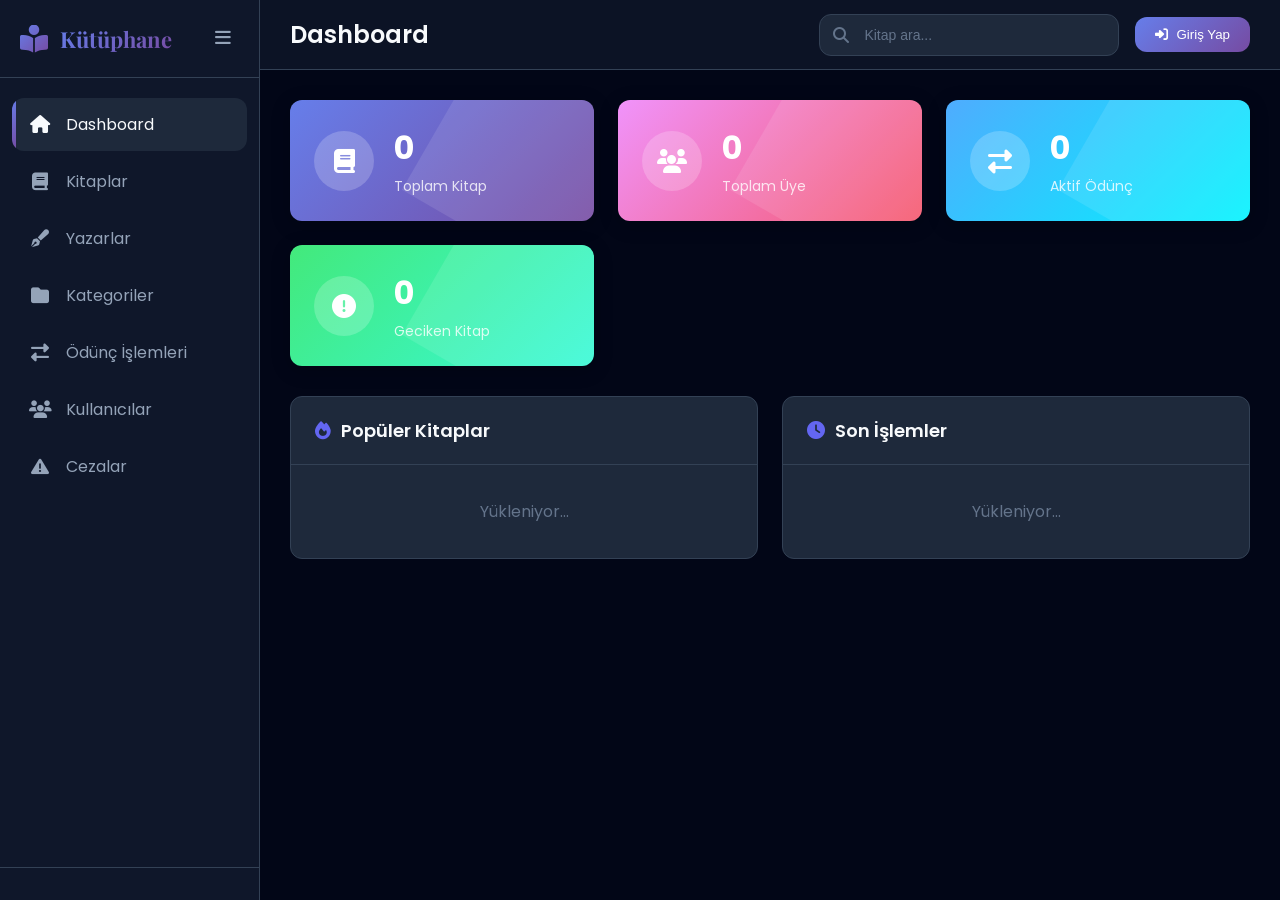
<file: frontend/index.html>
<!DOCTYPE html>
<html lang="tr">
<head>
    <meta charset="UTF-8">
    <meta name="viewport" content="width=device-width, initial-scale=1.0">
    <title>📚 Akıllı Kütüphane Yönetim Sistemi</title>
    <link href="https://fonts.googleapis.com/css2?family=Poppins:wght@300;400;500;600;700&family=Playfair+Display:wght@700&display=swap" rel="stylesheet">
    <link rel="stylesheet" href="https://cdnjs.cloudflare.com/ajax/libs/font-awesome/6.4.0/css/all.min.css">
    <link rel="stylesheet" href="css/style.css">
</head>
<body>
    <!-- Sidebar -->
    <aside class="sidebar" id="sidebar">
        <div class="sidebar-header">
            <div class="logo">
                <i class="fas fa-book-reader"></i>
                <span>Kütüphane</span>
            </div>
            <button class="sidebar-toggle" id="sidebarToggle">
                <i class="fas fa-bars"></i>
            </button>
        </div>
        
        <nav class="sidebar-nav">
            <a href="#" class="nav-item active" data-page="dashboard">
                <i class="fas fa-home"></i>
                <span>Dashboard</span>
            </a>
            <a href="#" class="nav-item" data-page="kitaplar">
                <i class="fas fa-book"></i>
                <span>Kitaplar</span>
            </a>
            <a href="#" class="nav-item" data-page="yazarlar">
                <i class="fas fa-pen-fancy"></i>
                <span>Yazarlar</span>
            </a>
            <a href="#" class="nav-item" data-page="kategoriler">
                <i class="fas fa-folder"></i>
                <span>Kategoriler</span>
            </a>
            <a href="#" class="nav-item" data-page="odunc">
                <i class="fas fa-exchange-alt"></i>
                <span>Ödünç İşlemleri</span>
            </a>
            <a href="#" class="nav-item" data-page="kullanicilar">
                <i class="fas fa-users"></i>
                <span>Kullanıcılar</span>
            </a>
            <a href="#" class="nav-item" data-page="cezalar">
                <i class="fas fa-exclamation-triangle"></i>
                <span>Cezalar</span>
            </a>
        </nav>
        
        <div class="sidebar-footer">
            <div class="user-info" id="userInfo" style="display: none;">
                <div class="user-avatar">
                    <i class="fas fa-user"></i>
                </div>
                <div class="user-details">
                    <span class="user-name" id="userName">Admin</span>
                    <span class="user-role" id="userRole">Yönetici</span>
                </div>
                <button class="logout-btn" id="logoutBtn" title="Çıkış Yap">
                    <i class="fas fa-sign-out-alt"></i>
                </button>
            </div>
        </div>
    </aside>

    <!-- Main Content -->
    <main class="main-content">
        <!-- Header -->
        <header class="header">
            <div class="header-left">
                <h1 class="page-title" id="pageTitle">Dashboard</h1>
            </div>
            <div class="header-right">
                <div class="search-box">
                    <i class="fas fa-search"></i>
                    <input type="text" placeholder="Kitap ara..." id="globalSearch">
                </div>
                <button class="header-btn" id="loginBtn">
                    <i class="fas fa-sign-in-alt"></i>
                    <span>Giriş Yap</span>
                </button>
            </div>
        </header>

        <!-- Content Area -->
        <div class="content" id="content">
            <!-- Dashboard Page -->
            <div class="page active" id="page-dashboard">
                <!-- Stats Cards -->
                <div class="stats-grid">
                    <div class="stat-card gradient-1">
                        <div class="stat-icon">
                            <i class="fas fa-book"></i>
                        </div>
                        <div class="stat-info">
                            <h3 id="statKitap">0</h3>
                            <p>Toplam Kitap</p>
                        </div>
                    </div>
                    <div class="stat-card gradient-2">
                        <div class="stat-icon">
                            <i class="fas fa-users"></i>
                        </div>
                        <div class="stat-info">
                            <h3 id="statUye">0</h3>
                            <p>Toplam Üye</p>
                        </div>
                    </div>
                    <div class="stat-card gradient-3">
                        <div class="stat-icon">
                            <i class="fas fa-exchange-alt"></i>
                        </div>
                        <div class="stat-info">
                            <h3 id="statOdunc">0</h3>
                            <p>Aktif Ödünç</p>
                        </div>
                    </div>
                    <div class="stat-card gradient-4">
                        <div class="stat-icon">
                            <i class="fas fa-exclamation-circle"></i>
                        </div>
                        <div class="stat-info">
                            <h3 id="statGeciken">0</h3>
                            <p>Geciken Kitap</p>
                        </div>
                    </div>
                </div>

                <!-- Charts & Tables -->
                <div class="dashboard-grid">
                    <div class="card">
                        <div class="card-header">
                            <h2><i class="fas fa-fire"></i> Popüler Kitaplar</h2>
                        </div>
                        <div class="card-body">
                            <ul class="popular-list" id="popularBooks">
                                <li class="loading-item">Yükleniyor...</li>
                            </ul>
                        </div>
                    </div>
                    <div class="card">
                        <div class="card-header">
                            <h2><i class="fas fa-clock"></i> Son İşlemler</h2>
                        </div>
                        <div class="card-body">
                            <ul class="activity-list" id="recentActivity">
                                <li class="loading-item">Yükleniyor...</li>
                            </ul>
                        </div>
                    </div>
                </div>
            </div>

            <!-- Kitaplar Page -->
            <div class="page" id="page-kitaplar">
                <div class="page-header">
                    <div class="filters">
                        <select id="kategoriFilter" class="filter-select">
                            <option value="">Tüm Kategoriler</option>
                        </select>
                        <select id="yazarFilter" class="filter-select">
                            <option value="">Tüm Yazarlar</option>
                        </select>
                        <label class="checkbox-label">
                            <input type="checkbox" id="mevcutFilter">
                            <span>Sadece Mevcut</span>
                        </label>
                    </div>
                    <button class="btn btn-primary" id="addBookBtn">
                        <i class="fas fa-plus"></i> Yeni Kitap
                    </button>
                </div>
                
                <div class="books-grid" id="booksGrid">
                    <!-- Kitaplar buraya yüklenecek -->
                </div>
            </div>

            <!-- Yazarlar Page -->
            <div class="page" id="page-yazarlar">
                <div class="page-header">
                    <h2>Yazar Listesi</h2>
                    <button class="btn btn-primary" id="addAuthorBtn">
                        <i class="fas fa-plus"></i> Yeni Yazar
                    </button>
                </div>
                <div class="table-container">
                    <table class="data-table" id="authorsTable">
                        <thead>
                            <tr>
                                <th>ID</th>
                                <th>Ad Soyad</th>
                                <th>Ülke</th>
                                <th>Biyografi</th>
                                <th>İşlemler</th>
                            </tr>
                        </thead>
                        <tbody id="authorsBody">
                            <!-- Yazarlar buraya yüklenecek -->
                        </tbody>
                    </table>
                </div>
            </div>

            <!-- Kategoriler Page -->
            <div class="page" id="page-kategoriler">
                <div class="page-header">
                    <h2>Kategori Listesi</h2>
                    <button class="btn btn-primary" id="addCategoryBtn">
                        <i class="fas fa-plus"></i> Yeni Kategori
                    </button>
                </div>
                <div class="categories-grid" id="categoriesGrid">
                    <!-- Kategoriler buraya yüklenecek -->
                </div>
            </div>

            <!-- Ödünç İşlemleri Page -->
            <div class="page" id="page-odunc">
                <div class="page-header">
                    <div class="tabs">
                        <button class="tab-btn active" data-tab="aktif">Aktif Ödünçler</button>
                        <button class="tab-btn" data-tab="geciken">Geciken</button>
                        <button class="tab-btn" data-tab="gecmis">Geçmiş</button>
                    </div>
                    <button class="btn btn-primary" id="newBorrowBtn">
                        <i class="fas fa-plus"></i> Yeni Ödünç
                    </button>
                </div>
                <div class="table-container">
                    <table class="data-table" id="borrowsTable">
                        <thead>
                            <tr>
                                <th>ID</th>
                                <th>Kitap</th>
                                <th>Kullanıcı</th>
                                <th>Ödünç Tarihi</th>
                                <th>Teslim Tarihi</th>
                                <th>Durum</th>
                                <th>İşlemler</th>
                            </tr>
                        </thead>
                        <tbody id="borrowsBody">
                            <!-- Ödünç işlemleri buraya yüklenecek -->
                        </tbody>
                    </table>
                </div>
            </div>

            <!-- Kullanıcılar Page -->
            <div class="page" id="page-kullanicilar">
                <div class="page-header">
                    <h2>Kullanıcı Listesi</h2>
                    <button class="btn btn-primary" id="addUserBtn">
                        <i class="fas fa-plus"></i> Yeni Kullanıcı
                    </button>
                </div>
                <div class="table-container">
                    <table class="data-table" id="usersTable">
                        <thead>
                            <tr>
                                <th>ID</th>
                                <th>Ad Soyad</th>
                                <th>E-posta</th>
                                <th>Telefon</th>
                                <th>Rol</th>
                                <th>Durum</th>
                                <th>İşlemler</th>
                            </tr>
                        </thead>
                        <tbody id="usersBody">
                            <!-- Kullanıcılar buraya yüklenecek -->
                        </tbody>
                    </table>
                </div>
            </div>

            <!-- Cezalar Page -->
            <div class="page" id="page-cezalar">
                <div class="page-header">
                    <h2>Ceza Listesi</h2>
                    <div class="penalty-summary">
                        <span>Toplam Ödenmemiş: <strong id="totalPenalty">0.00 TL</strong></span>
                    </div>
                </div>
                <div class="table-container">
                    <table class="data-table" id="penaltiesTable">
                        <thead>
                            <tr>
                                <th>ID</th>
                                <th>Kullanıcı</th>
                                <th>Kitap</th>
                                <th>Gecikme (Gün)</th>
                                <th>Tutar</th>
                                <th>Durum</th>
                                <th>İşlemler</th>
                            </tr>
                        </thead>
                        <tbody id="penaltiesBody">
                            <!-- Cezalar buraya yüklenecek -->
                        </tbody>
                    </table>
                </div>
            </div>
        </div>
    </main>

    <!-- Login Modal -->
    <div class="modal" id="loginModal">
        <div class="modal-content modal-sm">
            <div class="modal-header">
                <h2><i class="fas fa-sign-in-alt"></i> Giriş Yap</h2>
                <button class="modal-close" data-close>&times;</button>
            </div>
            <div class="modal-body">
                <form id="loginForm">
                    <div class="form-group">
                        <label for="loginEmail">E-posta</label>
                        <input type="email" id="loginEmail" required placeholder="ornek@mail.com">
                    </div>
                    <div class="form-group">
                        <label for="loginPassword">Şifre</label>
                        <input type="password" id="loginPassword" required placeholder="••••••••">
                    </div>
                    <button type="submit" class="btn btn-primary btn-block">
                        <i class="fas fa-sign-in-alt"></i> Giriş Yap
                    </button>
                </form>
                <div class="form-footer">
                    <p>Hesabınız yok mu? <a href="#" id="showRegister">Kayıt Ol</a></p>
                </div>
            </div>
        </div>
    </div>

    <!-- Register Modal -->
    <div class="modal" id="registerModal">
        <div class="modal-content modal-sm">
            <div class="modal-header">
                <h2><i class="fas fa-user-plus"></i> Kayıt Ol</h2>
                <button class="modal-close" data-close>&times;</button>
            </div>
            <div class="modal-body">
                <form id="registerForm">
                    <div class="form-row">
                        <div class="form-group">
                            <label for="regAd">Ad</label>
                            <input type="text" id="regAd" required>
                        </div>
                        <div class="form-group">
                            <label for="regSoyad">Soyad</label>
                            <input type="text" id="regSoyad" required>
                        </div>
                    </div>
                    <div class="form-group">
                        <label for="regEmail">E-posta</label>
                        <input type="email" id="regEmail" required>
                    </div>
                    <div class="form-group">
                        <label for="regTelefon">Telefon</label>
                        <input type="tel" id="regTelefon" placeholder="05XX XXX XX XX">
                    </div>
                    <div class="form-group">
                        <label for="regPassword">Şifre</label>
                        <input type="password" id="regPassword" required minlength="6">
                    </div>
                    <button type="submit" class="btn btn-primary btn-block">
                        <i class="fas fa-user-plus"></i> Kayıt Ol
                    </button>
                </form>
                <div class="form-footer">
                    <p>Zaten hesabınız var mı? <a href="#" id="showLogin">Giriş Yap</a></p>
                </div>
            </div>
        </div>
    </div>

    <!-- Book Modal -->
    <div class="modal" id="bookModal">
        <div class="modal-content modal-lg">
            <div class="modal-header">
                <h2 id="bookModalTitle"><i class="fas fa-book"></i> Yeni Kitap</h2>
                <button class="modal-close" data-close>&times;</button>
            </div>
            <div class="modal-body">
                <form id="bookForm">
                    <input type="hidden" id="bookId">
                    <div class="form-row">
                        <div class="form-group">
                            <label for="bookIsbn">ISBN *</label>
                            <input type="text" id="bookIsbn" required placeholder="9789750000000">
                        </div>
                        <div class="form-group">
                            <label for="bookName">Kitap Adı *</label>
                            <input type="text" id="bookName" required>
                        </div>
                    </div>
                    <div class="form-row">
                        <div class="form-group">
                            <label for="bookAuthor">Yazar</label>
                            <select id="bookAuthor">
                                <option value="">Seçiniz</option>
                            </select>
                        </div>
                        <div class="form-group">
                            <label for="bookCategory">Kategori</label>
                            <select id="bookCategory">
                                <option value="">Seçiniz</option>
                            </select>
                        </div>
                    </div>
                    <div class="form-row">
                        <div class="form-group">
                            <label for="bookYear">Yayın Yılı</label>
                            <input type="number" id="bookYear" min="1000" max="2030">
                        </div>
                        <div class="form-group">
                            <label for="bookPublisher">Yayınevi</label>
                            <input type="text" id="bookPublisher">
                        </div>
                    </div>
                    <div class="form-row">
                        <div class="form-group">
                            <label for="bookPages">Sayfa Sayısı</label>
                            <input type="number" id="bookPages" min="1">
                        </div>
                        <div class="form-group">
                            <label for="bookLang">Dil</label>
                            <select id="bookLang">
                                <option value="Türkçe">Türkçe</option>
                                <option value="İngilizce">İngilizce</option>
                                <option value="Almanca">Almanca</option>
                                <option value="Fransızca">Fransızca</option>
                            </select>
                        </div>
                    </div>
                    <div class="form-row">
                        <div class="form-group">
                            <label for="bookTotal">Toplam Adet</label>
                            <input type="number" id="bookTotal" min="1" value="1">
                        </div>
                        <div class="form-group">
                            <label for="bookAvailable">Mevcut Adet</label>
                            <input type="number" id="bookAvailable" min="0" value="1">
                        </div>
                    </div>
                    <div class="form-group">
                        <label for="bookDesc">Açıklama</label>
                        <textarea id="bookDesc" rows="3"></textarea>
                    </div>
                    <div class="form-actions">
                        <button type="button" class="btn btn-secondary" data-close>İptal</button>
                        <button type="submit" class="btn btn-primary">
                            <i class="fas fa-save"></i> Kaydet
                        </button>
                    </div>
                </form>
            </div>
        </div>
    </div>

    <!-- Borrow Modal -->
    <div class="modal" id="borrowModal">
        <div class="modal-content modal-sm">
            <div class="modal-header">
                <h2><i class="fas fa-exchange-alt"></i> Kitap Ödünç Al</h2>
                <button class="modal-close" data-close>&times;</button>
            </div>
            <div class="modal-body">
                <form id="borrowForm">
                    <div class="form-group">
                        <label for="borrowBook">Kitap *</label>
                        <select id="borrowBook" required>
                            <option value="">Kitap Seçiniz</option>
                        </select>
                    </div>
                    <div class="form-group">
                        <label>Ödünç Süresi</label>
                        <div style="display: flex; gap: 10px;">
                            <div style="flex: 1;">
                                <input type="number" id="borrowDays" value="0" min="0" max="30" placeholder="Gün">
                                <small style="color: #888;">Gün</small>
                            </div>
                            <div style="flex: 1;">
                                <input type="number" id="borrowHours" value="0" min="0" max="23" placeholder="Saat">
                                <small style="color: #888;">Saat</small>
                            </div>
                            <div style="flex: 1;">
                                <input type="number" id="borrowMinutes" value="5" min="0" max="59" placeholder="Dakika">
                                <small style="color: #888;">Dakika</small>
                            </div>
                        </div>
                        <small style="color: #666; margin-top: 5px; display: block;">
                            <i class="fas fa-info-circle"></i> Gecikme cezası: 0.10 TL / dakika
                        </small>
                    </div>
                    <div class="form-actions">
                        <button type="button" class="btn btn-secondary" data-close>İptal</button>
                        <button type="submit" class="btn btn-primary">
                            <i class="fas fa-check"></i> Ödünç Al
                        </button>
                    </div>
                </form>
            </div>
        </div>
    </div>

    <!-- Hızlı Ödünç Al Modal (Kitaplar sayfasından) -->
    <div class="modal" id="quickBorrowModal">
        <div class="modal-content modal-sm">
            <div class="modal-header">
                <h2><i class="fas fa-clock"></i> Ödünç Süresi Belirle</h2>
                <button class="modal-close" data-close>&times;</button>
            </div>
            <div class="modal-body">
                <input type="hidden" id="quickBorrowKitapId">
                <div class="form-group">
                    <label>Ödünç Süresi</label>
                    <div style="display: flex; gap: 10px;">
                        <div style="flex: 1;">
                            <input type="number" id="quickBorrowDays" value="0" min="0" max="30">
                            <small style="color: #888;">Gün</small>
                        </div>
                        <div style="flex: 1;">
                            <input type="number" id="quickBorrowHours" value="0" min="0" max="23">
                            <small style="color: #888;">Saat</small>
                        </div>
                        <div style="flex: 1;">
                            <input type="number" id="quickBorrowMinutes" value="5" min="0" max="59">
                            <small style="color: #888;">Dakika</small>
                        </div>
                    </div>
                    <small style="color: #666; margin-top: 5px; display: block;">
                        <i class="fas fa-info-circle"></i> Gecikme cezası: 0.10 TL / dakika
                    </small>
                </div>
                <div class="form-actions">
                    <button type="button" class="btn btn-secondary" data-close>İptal</button>
                    <button type="button" class="btn btn-primary" onclick="confirmQuickBorrow()">
                        <i class="fas fa-check"></i> Ödünç Al
                    </button>
                </div>
            </div>
        </div>
    </div>

    <!-- Yazar Modal -->
    <div class="modal" id="authorModal">
        <div class="modal-content modal-sm">
            <div class="modal-header">
                <h2 id="authorModalTitle"><i class="fas fa-user-edit"></i> Yeni Yazar</h2>
                <button class="modal-close" data-close>&times;</button>
            </div>
            <div class="modal-body">
                <form id="authorForm">
                    <input type="hidden" id="authorId">
                    <div class="form-group">
                        <label for="authorAd">Ad *</label>
                        <input type="text" id="authorAd" required>
                    </div>
                    <div class="form-group">
                        <label for="authorSoyad">Soyad *</label>
                        <input type="text" id="authorSoyad" required>
                    </div>
                    <div class="form-group">
                        <label for="authorUlke">Ülke</label>
                        <input type="text" id="authorUlke" placeholder="Türkiye">
                    </div>
                    <div class="form-group">
                        <label for="authorBiyografi">Biyografi</label>
                        <textarea id="authorBiyografi" rows="3"></textarea>
                    </div>
                    <div class="form-actions">
                        <button type="button" class="btn btn-secondary" data-close>İptal</button>
                        <button type="submit" class="btn btn-primary">
                            <i class="fas fa-save"></i> Kaydet
                        </button>
                    </div>
                </form>
            </div>
        </div>
    </div>

    <!-- Kategori Modal -->
    <div class="modal" id="categoryModal">
        <div class="modal-content modal-sm">
            <div class="modal-header">
                <h2 id="categoryModalTitle"><i class="fas fa-folder-plus"></i> Yeni Kategori</h2>
                <button class="modal-close" data-close>&times;</button>
            </div>
            <div class="modal-body">
                <form id="categoryForm">
                    <input type="hidden" id="categoryId">
                    <div class="form-group">
                        <label for="categoryAdi">Kategori Adı *</label>
                        <input type="text" id="categoryAdi" required>
                    </div>
                    <div class="form-group">
                        <label for="categoryAciklama">Açıklama</label>
                        <textarea id="categoryAciklama" rows="3"></textarea>
                    </div>
                    <div class="form-actions">
                        <button type="button" class="btn btn-secondary" data-close>İptal</button>
                        <button type="submit" class="btn btn-primary">
                            <i class="fas fa-save"></i> Kaydet
                        </button>
                    </div>
                </form>
            </div>
        </div>
    </div>

    <!-- Toast Container -->
    <div class="toast-container" id="toastContainer"></div>

    <!-- Scripts -->
    <script src="js/api.js"></script>
    <script src="js/app.js"></script>
</body>
</html>
</file>
<file: frontend/css/style.css>
/* ============================================
   AKILLI KÜTÜPHANE YÖNETİM SİSTEMİ
   Modern CSS Stilleri
   ============================================ */

/* === CSS Variables === */
:root {
    --primary: #6366f1;
    --primary-dark: #4f46e5;
    --primary-light: #818cf8;
    --secondary: #0ea5e9;
    --success: #10b981;
    --warning: #f59e0b;
    --danger: #ef4444;
    --info: #06b6d4;
    
    --bg-dark: #0f172a;
    --bg-darker: #020617;
    --bg-card: #1e293b;
    --bg-card-hover: #334155;
    
    --text-primary: #f8fafc;
    --text-secondary: #94a3b8;
    --text-muted: #64748b;
    
    --border-color: #334155;
    --shadow: 0 10px 40px rgba(0, 0, 0, 0.3);
    --shadow-sm: 0 4px 20px rgba(0, 0, 0, 0.2);
    
    --sidebar-width: 260px;
    --sidebar-collapsed: 80px;
    --header-height: 70px;
    --radius: 12px;
    --radius-sm: 8px;
    
    --gradient-1: linear-gradient(135deg, #667eea 0%, #764ba2 100%);
    --gradient-2: linear-gradient(135deg, #f093fb 0%, #f5576c 100%);
    --gradient-3: linear-gradient(135deg, #4facfe 0%, #00f2fe 100%);
    --gradient-4: linear-gradient(135deg, #43e97b 0%, #38f9d7 100%);
    --gradient-5: linear-gradient(135deg, #fa709a 0%, #fee140 100%);
}

/* === Reset & Base === */
*, *::before, *::after {
    margin: 0;
    padding: 0;
    box-sizing: border-box;
}

html {
    scroll-behavior: smooth;
}

body {
    font-family: 'Poppins', sans-serif;
    background: var(--bg-darker);
    color: var(--text-primary);
    min-height: 100vh;
    display: flex;
    overflow-x: hidden;
}

a {
    text-decoration: none;
    color: inherit;
}

/* === Scrollbar === */
::-webkit-scrollbar {
    width: 8px;
    height: 8px;
}

::-webkit-scrollbar-track {
    background: var(--bg-dark);
}

::-webkit-scrollbar-thumb {
    background: var(--primary);
    border-radius: 10px;
}

::-webkit-scrollbar-thumb:hover {
    background: var(--primary-light);
}

/* === Sidebar === */
.sidebar {
    position: fixed;
    left: 0;
    top: 0;
    width: var(--sidebar-width);
    height: 100vh;
    background: var(--bg-dark);
    border-right: 1px solid var(--border-color);
    display: flex;
    flex-direction: column;
    z-index: 1000;
    transition: width 0.3s ease;
}

.sidebar.collapsed {
    width: var(--sidebar-collapsed);
}

.sidebar-header {
    padding: 20px;
    display: flex;
    align-items: center;
    justify-content: space-between;
    border-bottom: 1px solid var(--border-color);
}

.logo {
    display: flex;
    align-items: center;
    gap: 12px;
}

.logo i {
    font-size: 28px;
    background: var(--gradient-1);
    -webkit-background-clip: text;
    -webkit-text-fill-color: transparent;
    background-clip: text;
}

.logo span {
    font-family: 'Playfair Display', serif;
    font-size: 22px;
    font-weight: 700;
    background: var(--gradient-1);
    -webkit-background-clip: text;
    -webkit-text-fill-color: transparent;
    background-clip: text;
}

.sidebar.collapsed .logo span {
    display: none;
}

.sidebar-toggle {
    background: none;
    border: none;
    color: var(--text-secondary);
    font-size: 18px;
    cursor: pointer;
    padding: 8px;
    border-radius: var(--radius-sm);
    transition: all 0.3s ease;
}

.sidebar-toggle:hover {
    background: var(--bg-card);
    color: var(--text-primary);
}

.sidebar-nav {
    flex: 1;
    padding: 20px 12px;
    display: flex;
    flex-direction: column;
    gap: 4px;
    overflow-y: auto;
}

.nav-item {
    display: flex;
    align-items: center;
    gap: 14px;
    padding: 14px 16px;
    border-radius: var(--radius);
    color: var(--text-secondary);
    transition: all 0.3s ease;
    position: relative;
    overflow: hidden;
}

.nav-item::before {
    content: '';
    position: absolute;
    left: 0;
    top: 0;
    width: 4px;
    height: 100%;
    background: var(--gradient-1);
    transform: scaleY(0);
    transition: transform 0.3s ease;
}

.nav-item:hover {
    background: var(--bg-card);
    color: var(--text-primary);
}

.nav-item.active {
    background: var(--bg-card);
    color: var(--text-primary);
}

.nav-item.active::before {
    transform: scaleY(1);
}

.nav-item i {
    font-size: 18px;
    width: 24px;
    text-align: center;
}

.sidebar.collapsed .nav-item span {
    display: none;
}

.sidebar-footer {
    padding: 16px;
    border-top: 1px solid var(--border-color);
}

.user-info {
    display: flex;
    align-items: center;
    gap: 12px;
    padding: 12px;
    background: var(--bg-card);
    border-radius: var(--radius);
}

.user-avatar {
    width: 40px;
    height: 40px;
    border-radius: 50%;
    background: var(--gradient-1);
    display: flex;
    align-items: center;
    justify-content: center;
    color: white;
}

.user-details {
    flex: 1;
    min-width: 0;
}

.user-name {
    display: block;
    font-weight: 500;
    font-size: 14px;
    white-space: nowrap;
    overflow: hidden;
    text-overflow: ellipsis;
}

.user-role {
    display: block;
    font-size: 12px;
    color: var(--text-muted);
}

.sidebar.collapsed .user-details,
.sidebar.collapsed .logout-btn {
    display: none;
}

.logout-btn {
    background: none;
    border: none;
    color: var(--text-muted);
    cursor: pointer;
    padding: 8px;
    border-radius: var(--radius-sm);
    transition: all 0.3s ease;
}

.logout-btn:hover {
    color: var(--danger);
    background: rgba(239, 68, 68, 0.1);
}

/* === Main Content === */
.main-content {
    flex: 1;
    margin-left: var(--sidebar-width);
    min-height: 100vh;
    display: flex;
    flex-direction: column;
    transition: margin-left 0.3s ease;
}

.sidebar.collapsed ~ .main-content {
    margin-left: var(--sidebar-collapsed);
}

/* === Header === */
.header {
    position: sticky;
    top: 0;
    height: var(--header-height);
    background: rgba(15, 23, 42, 0.8);
    backdrop-filter: blur(10px);
    border-bottom: 1px solid var(--border-color);
    display: flex;
    align-items: center;
    justify-content: space-between;
    padding: 0 30px;
    z-index: 100;
}

.page-title {
    font-size: 24px;
    font-weight: 600;
}

.header-right {
    display: flex;
    align-items: center;
    gap: 16px;
}

.search-box {
    position: relative;
    width: 300px;
}

.search-box i {
    position: absolute;
    left: 14px;
    top: 50%;
    transform: translateY(-50%);
    color: var(--text-muted);
}

.search-box input {
    width: 100%;
    padding: 12px 16px 12px 44px;
    border: 1px solid var(--border-color);
    border-radius: var(--radius);
    background: var(--bg-card);
    color: var(--text-primary);
    font-size: 14px;
    transition: all 0.3s ease;
}

.search-box input:focus {
    outline: none;
    border-color: var(--primary);
    box-shadow: 0 0 0 3px rgba(99, 102, 241, 0.2);
}

.search-box input::placeholder {
    color: var(--text-muted);
}

.header-btn {
    display: flex;
    align-items: center;
    gap: 8px;
    padding: 10px 20px;
    background: var(--gradient-1);
    border: none;
    border-radius: var(--radius);
    color: white;
    font-weight: 500;
    cursor: pointer;
    transition: all 0.3s ease;
}

.header-btn:hover {
    transform: translateY(-2px);
    box-shadow: 0 4px 15px rgba(99, 102, 241, 0.4);
}

/* === Content === */
.content {
    flex: 1;
    padding: 30px;
}

.page {
    display: none;
    animation: fadeIn 0.3s ease;
}

.page.active {
    display: block;
}

@keyframes fadeIn {
    from {
        opacity: 0;
        transform: translateY(10px);
    }
    to {
        opacity: 1;
        transform: translateY(0);
    }
}

/* === Stats Cards === */
.stats-grid {
    display: grid;
    grid-template-columns: repeat(auto-fit, minmax(240px, 1fr));
    gap: 24px;
    margin-bottom: 30px;
}

.stat-card {
    padding: 24px;
    border-radius: var(--radius);
    display: flex;
    align-items: center;
    gap: 20px;
    position: relative;
    overflow: hidden;
    box-shadow: var(--shadow-sm);
}

.stat-card.gradient-1 { background: var(--gradient-1); }
.stat-card.gradient-2 { background: var(--gradient-2); }
.stat-card.gradient-3 { background: var(--gradient-3); }
.stat-card.gradient-4 { background: var(--gradient-4); }

.stat-card::before {
    content: '';
    position: absolute;
    top: -50%;
    right: -50%;
    width: 100%;
    height: 200%;
    background: rgba(255, 255, 255, 0.1);
    transform: rotate(30deg);
}

.stat-icon {
    width: 60px;
    height: 60px;
    background: rgba(255, 255, 255, 0.2);
    border-radius: 50%;
    display: flex;
    align-items: center;
    justify-content: center;
    font-size: 24px;
    color: white;
}

.stat-info h3 {
    font-size: 32px;
    font-weight: 700;
    color: white;
    margin-bottom: 4px;
}

.stat-info p {
    font-size: 14px;
    color: rgba(255, 255, 255, 0.8);
}

/* === Cards === */
.card {
    background: var(--bg-card);
    border-radius: var(--radius);
    border: 1px solid var(--border-color);
    overflow: hidden;
}

.card-header {
    padding: 20px 24px;
    border-bottom: 1px solid var(--border-color);
}

.card-header h2 {
    font-size: 18px;
    font-weight: 600;
    display: flex;
    align-items: center;
    gap: 10px;
}

.card-header h2 i {
    color: var(--primary);
}

.card-body {
    padding: 20px 24px;
}

.dashboard-grid {
    display: grid;
    grid-template-columns: repeat(auto-fit, minmax(400px, 1fr));
    gap: 24px;
}

/* === Lists === */
.popular-list,
.activity-list {
    list-style: none;
}

.popular-list li,
.activity-list li {
    padding: 14px 0;
    border-bottom: 1px solid var(--border-color);
    display: flex;
    align-items: center;
    gap: 14px;
}

.popular-list li:last-child,
.activity-list li:last-child {
    border-bottom: none;
}

.popular-list .rank {
    width: 28px;
    height: 28px;
    background: var(--gradient-1);
    border-radius: 50%;
    display: flex;
    align-items: center;
    justify-content: center;
    font-size: 12px;
    font-weight: 600;
    color: white;
}

.popular-list .book-info {
    flex: 1;
}

.popular-list .book-name {
    font-weight: 500;
    margin-bottom: 2px;
}

.popular-list .book-author {
    font-size: 12px;
    color: var(--text-muted);
}

.popular-list .borrow-count {
    color: var(--text-muted);
    font-size: 13px;
}

.loading-item {
    justify-content: center;
    color: var(--text-muted);
}

/* === Page Header === */
.page-header {
    display: flex;
    align-items: center;
    justify-content: space-between;
    margin-bottom: 24px;
    flex-wrap: wrap;
    gap: 16px;
}

.page-header h2 {
    font-size: 20px;
    font-weight: 600;
}

.filters {
    display: flex;
    align-items: center;
    gap: 12px;
    flex-wrap: wrap;
}

.filter-select {
    padding: 10px 16px;
    background: var(--bg-card);
    border: 1px solid var(--border-color);
    border-radius: var(--radius-sm);
    color: var(--text-primary);
    font-size: 14px;
    cursor: pointer;
    min-width: 160px;
}

.filter-select:focus {
    outline: none;
    border-color: var(--primary);
}

.checkbox-label {
    display: flex;
    align-items: center;
    gap: 8px;
    cursor: pointer;
    color: var(--text-secondary);
}

.checkbox-label input[type="checkbox"] {
    width: 18px;
    height: 18px;
    accent-color: var(--primary);
}

/* === Books Grid === */
.books-grid {
    display: grid;
    grid-template-columns: repeat(auto-fill, minmax(280px, 1fr));
    gap: 24px;
}

.book-card {
    background: var(--bg-card);
    border-radius: var(--radius);
    border: 1px solid var(--border-color);
    overflow: hidden;
    transition: all 0.3s ease;
}

.book-card:hover {
    transform: translateY(-4px);
    box-shadow: var(--shadow);
    border-color: var(--primary);
}

.book-cover {
    height: 180px;
    background: var(--gradient-1);
    display: flex;
    align-items: center;
    justify-content: center;
    font-size: 48px;
    color: rgba(255, 255, 255, 0.3);
}

.book-info {
    padding: 20px;
}

.book-title {
    font-size: 16px;
    font-weight: 600;
    margin-bottom: 8px;
    display: -webkit-box;
    -webkit-line-clamp: 2;
    -webkit-box-orient: vertical;
    overflow: hidden;
}

.book-author {
    font-size: 14px;
    color: var(--text-muted);
    margin-bottom: 12px;
}

.book-meta {
    display: flex;
    justify-content: space-between;
    align-items: center;
    margin-bottom: 16px;
}

.book-category {
    font-size: 12px;
    padding: 4px 10px;
    background: var(--primary);
    color: white;
    border-radius: 20px;
}

.book-stock {
    font-size: 13px;
}

.book-stock.available {
    color: var(--success);
}

.book-stock.out {
    color: var(--danger);
}

.book-actions {
    display: flex;
    gap: 8px;
}

.book-actions .btn {
    flex: 1;
}

/* === Tables === */
.table-container {
    background: var(--bg-card);
    border-radius: var(--radius);
    border: 1px solid var(--border-color);
    overflow: hidden;
}

.data-table {
    width: 100%;
    border-collapse: collapse;
}

.data-table th,
.data-table td {
    padding: 16px 20px;
    text-align: left;
}

.data-table th {
    background: var(--bg-dark);
    font-weight: 600;
    font-size: 13px;
    text-transform: uppercase;
    letter-spacing: 0.5px;
    color: var(--text-muted);
    border-bottom: 1px solid var(--border-color);
}

.data-table td {
    border-bottom: 1px solid var(--border-color);
    font-size: 14px;
}

.data-table tr:last-child td {
    border-bottom: none;
}

.data-table tr:hover td {
    background: var(--bg-card-hover);
}

/* === Buttons === */
.btn {
    display: inline-flex;
    align-items: center;
    justify-content: center;
    gap: 8px;
    padding: 10px 20px;
    border: none;
    border-radius: var(--radius-sm);
    font-size: 14px;
    font-weight: 500;
    cursor: pointer;
    transition: all 0.3s ease;
}

.btn-primary {
    background: var(--gradient-1);
    color: white;
}

.btn-primary:hover {
    transform: translateY(-2px);
    box-shadow: 0 4px 15px rgba(99, 102, 241, 0.4);
}

.btn-secondary {
    background: var(--bg-card);
    color: var(--text-primary);
    border: 1px solid var(--border-color);
}

.btn-secondary:hover {
    background: var(--bg-card-hover);
}

.btn-success {
    background: var(--success);
    color: white;
}

.btn-danger {
    background: var(--danger);
    color: white;
}

.btn-sm {
    padding: 6px 12px;
    font-size: 13px;
}

.btn-block {
    width: 100%;
}

.btn-icon {
    width: 36px;
    height: 36px;
    padding: 0;
    border-radius: var(--radius-sm);
}

/* === Badges === */
.badge {
    display: inline-block;
    padding: 4px 12px;
    border-radius: 20px;
    font-size: 12px;
    font-weight: 500;
}

.badge-success {
    background: rgba(16, 185, 129, 0.2);
    color: var(--success);
}

.badge-warning {
    background: rgba(245, 158, 11, 0.2);
    color: var(--warning);
}

.badge-danger {
    background: rgba(239, 68, 68, 0.2);
    color: var(--danger);
}

.badge-info {
    background: rgba(6, 182, 212, 0.2);
    color: var(--info);
}

/* === Modals === */
.modal {
    display: none;
    position: fixed;
    top: 0;
    left: 0;
    width: 100%;
    height: 100%;
    background: rgba(0, 0, 0, 0.7);
    backdrop-filter: blur(4px);
    z-index: 2000;
    align-items: center;
    justify-content: center;
    padding: 20px;
}

.modal.active {
    display: flex;
    animation: fadeIn 0.2s ease;
}

.modal-content {
    background: var(--bg-card);
    border-radius: var(--radius);
    border: 1px solid var(--border-color);
    width: 100%;
    max-height: 90vh;
    overflow-y: auto;
    animation: slideUp 0.3s ease;
}

.modal-sm { max-width: 400px; }
.modal-md { max-width: 600px; }
.modal-lg { max-width: 800px; }

@keyframes slideUp {
    from {
        opacity: 0;
        transform: translateY(30px);
    }
    to {
        opacity: 1;
        transform: translateY(0);
    }
}

.modal-header {
    padding: 20px 24px;
    border-bottom: 1px solid var(--border-color);
    display: flex;
    align-items: center;
    justify-content: space-between;
}

.modal-header h2 {
    font-size: 20px;
    font-weight: 600;
    display: flex;
    align-items: center;
    gap: 10px;
}

.modal-header h2 i {
    color: var(--primary);
}

.modal-close {
    background: none;
    border: none;
    color: var(--text-muted);
    font-size: 28px;
    cursor: pointer;
    padding: 0;
    line-height: 1;
    transition: color 0.3s ease;
}

.modal-close:hover {
    color: var(--danger);
}

.modal-body {
    padding: 24px;
}

/* === Forms === */
.form-group {
    margin-bottom: 20px;
}

.form-group label {
    display: block;
    margin-bottom: 8px;
    font-size: 14px;
    font-weight: 500;
    color: var(--text-secondary);
}

.form-group input,
.form-group select,
.form-group textarea {
    width: 100%;
    padding: 12px 16px;
    background: var(--bg-dark);
    border: 1px solid var(--border-color);
    border-radius: var(--radius-sm);
    color: var(--text-primary);
    font-size: 14px;
    font-family: inherit;
    transition: all 0.3s ease;
}

.form-group input:focus,
.form-group select:focus,
.form-group textarea:focus {
    outline: none;
    border-color: var(--primary);
    box-shadow: 0 0 0 3px rgba(99, 102, 241, 0.2);
}

.form-group textarea {
    resize: vertical;
    min-height: 100px;
}

.form-row {
    display: grid;
    grid-template-columns: repeat(2, 1fr);
    gap: 16px;
}

.form-actions {
    display: flex;
    justify-content: flex-end;
    gap: 12px;
    margin-top: 24px;
    padding-top: 20px;
    border-top: 1px solid var(--border-color);
}

.form-footer {
    text-align: center;
    margin-top: 20px;
    padding-top: 20px;
    border-top: 1px solid var(--border-color);
    color: var(--text-muted);
    font-size: 14px;
}

.form-footer a {
    color: var(--primary);
    font-weight: 500;
}

.form-footer a:hover {
    text-decoration: underline;
}

/* === Categories Grid === */
.categories-grid {
    display: grid;
    grid-template-columns: repeat(auto-fill, minmax(220px, 1fr));
    gap: 20px;
}

.category-card {
    background: var(--bg-card);
    border: 1px solid var(--border-color);
    border-radius: var(--radius);
    padding: 24px;
    text-align: center;
    transition: all 0.3s ease;
}

.category-card:hover {
    transform: translateY(-4px);
    box-shadow: var(--shadow);
    border-color: var(--primary);
}

.category-icon {
    width: 60px;
    height: 60px;
    margin: 0 auto 16px;
    background: var(--gradient-1);
    border-radius: 50%;
    display: flex;
    align-items: center;
    justify-content: center;
    font-size: 24px;
    color: white;
}

.category-name {
    font-size: 16px;
    font-weight: 600;
    margin-bottom: 8px;
}

.category-count {
    font-size: 13px;
    color: var(--text-muted);
}

.category-actions {
    margin-top: 16px;
    display: flex;
    justify-content: center;
    gap: 8px;
}

/* === Tabs === */
.tabs {
    display: flex;
    gap: 8px;
}

.tab-btn {
    padding: 10px 20px;
    background: var(--bg-card);
    border: 1px solid var(--border-color);
    border-radius: var(--radius-sm);
    color: var(--text-secondary);
    font-size: 14px;
    cursor: pointer;
    transition: all 0.3s ease;
}

.tab-btn:hover {
    background: var(--bg-card-hover);
}

.tab-btn.active {
    background: var(--gradient-1);
    color: white;
    border-color: transparent;
}

/* === Toast Notifications === */
.toast-container {
    position: fixed;
    bottom: 24px;
    right: 24px;
    z-index: 3000;
    display: flex;
    flex-direction: column;
    gap: 12px;
}

.toast {
    padding: 16px 24px;
    background: var(--bg-card);
    border-radius: var(--radius);
    border-left: 4px solid var(--primary);
    box-shadow: var(--shadow);
    display: flex;
    align-items: center;
    gap: 12px;
    min-width: 300px;
    max-width: 400px;
    animation: slideInRight 0.3s ease;
}

@keyframes slideInRight {
    from {
        opacity: 0;
        transform: translateX(100px);
    }
    to {
        opacity: 1;
        transform: translateX(0);
    }
}

.toast.success { border-left-color: var(--success); }
.toast.error { border-left-color: var(--danger); }
.toast.warning { border-left-color: var(--warning); }
.toast.info { border-left-color: var(--info); }

.toast i {
    font-size: 20px;
}

.toast.success i { color: var(--success); }
.toast.error i { color: var(--danger); }
.toast.warning i { color: var(--warning); }
.toast.info i { color: var(--info); }

.toast-message {
    flex: 1;
    font-size: 14px;
}

.toast-close {
    background: none;
    border: none;
    color: var(--text-muted);
    cursor: pointer;
    font-size: 18px;
    padding: 0;
}

/* === Penalty Summary === */
.penalty-summary {
    padding: 12px 20px;
    background: rgba(239, 68, 68, 0.1);
    border: 1px solid var(--danger);
    border-radius: var(--radius-sm);
    color: var(--danger);
}

.penalty-summary strong {
    font-size: 18px;
}

/* === Responsive === */
@media (max-width: 1024px) {
    .sidebar {
        transform: translateX(-100%);
    }
    
    .sidebar.active {
        transform: translateX(0);
    }
    
    .main-content {
        margin-left: 0;
    }
    
    .dashboard-grid {
        grid-template-columns: 1fr;
    }
}

@media (max-width: 768px) {
    .header {
        padding: 0 16px;
    }
    
    .search-box {
        display: none;
    }
    
    .content {
        padding: 16px;
    }
    
    .stats-grid {
        grid-template-columns: 1fr;
    }
    
    .form-row {
        grid-template-columns: 1fr;
    }
    
    .books-grid {
        grid-template-columns: 1fr;
    }
    
    .page-header {
        flex-direction: column;
        align-items: stretch;
    }
    
    .filters {
        flex-direction: column;
    }
    
    .filter-select {
        width: 100%;
    }
}

/* === Empty State === */
.empty-state {
    text-align: center;
    padding: 60px 20px;
    color: var(--text-muted);
}

.empty-state i {
    font-size: 64px;
    margin-bottom: 20px;
    opacity: 0.5;
}

.empty-state h3 {
    font-size: 20px;
    margin-bottom: 8px;
    color: var(--text-secondary);
}

.empty-state p {
    font-size: 14px;
}

/* === Loading Spinner === */
.spinner {
    width: 40px;
    height: 40px;
    border: 3px solid var(--border-color);
    border-top-color: var(--primary);
    border-radius: 50%;
    animation: spin 0.8s linear infinite;
}

@keyframes spin {
    to { transform: rotate(360deg); }
}

.loading-overlay {
    position: absolute;
    top: 0;
    left: 0;
    width: 100%;
    height: 100%;
    background: rgba(15, 23, 42, 0.8);
    display: flex;
    align-items: center;
    justify-content: center;
    z-index: 100;
}
</file>
